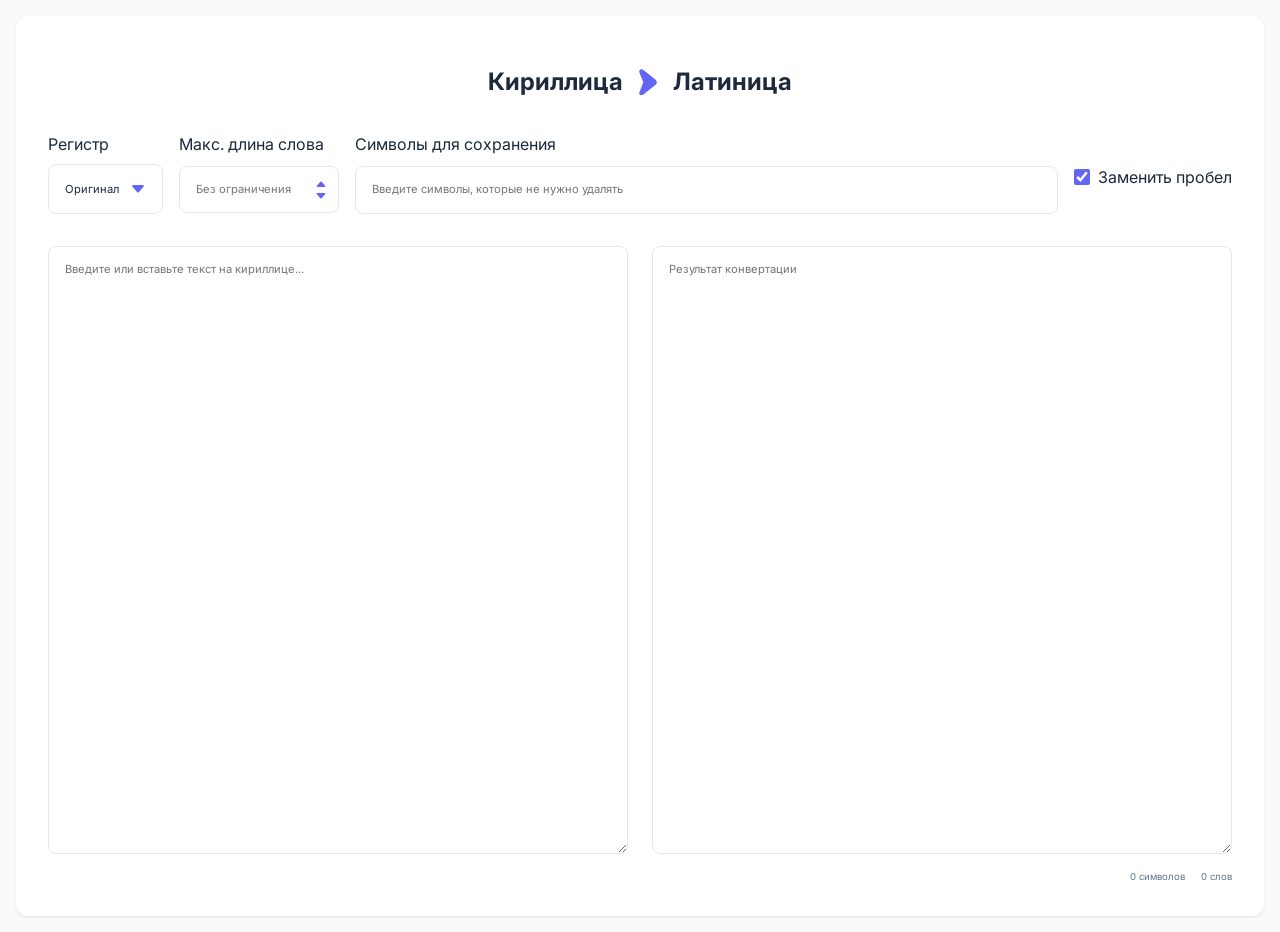
<file: index.html>
<!doctype html><html lang="ru" prefix="og: https://ogp.me/ns#"><head><meta charset="utf-8"/><meta name="viewport" content="width=device-width,initial-scale=1,maximum-scale=5"/><meta name="theme-color" content="#2b6cb0"/><title>Транслитерация кириллицы в латиницу онлайн | Конвертер ГОСТ, ИКАО, МВД</title><meta name="description" content="Бесплатный онлайн конвертер для транслитерации русского текста с кириллицы на латиницу. Поддерживает ГОСТ, ISO, ИКАО, МВД и другие стандарты. Мгновенный результат без регистрации."/><meta name="keywords" content="транслитерация, кириллица в латиницу, конвертер транслитерации, онлайн транслитерация, ГОСТ транслитерация, ISO транслитерация, транслитерация МВД, ИКАО транслитерация"/><meta property="og:type" content="website"/><meta property="og:url" content="https://транслитератион.рф/"/><meta property="og:title" content="Онлайн транслитерация кириллицы в латиницу по ГОСТ, ИКАО, МВД"/><meta property="og:description" content="Конвертер русских букв в английские онлайн. Поддержка всех стандартов транслитерации. Работает на любом устройстве."/><meta property="og:image" content="https://транслитератион.рф/og-image.jpg"/><meta property="twitter:card" content="summary_large_image"/><meta property="twitter:url" content="https://транслитератион.рф/"/><meta property="twitter:title" content="Транслитерация кириллицы в латиницу онлайн"/><meta property="twitter:description" content="Бесплатный конвертер для транслитерации имен, документов и текстов с русского на английский"/><meta property="twitter:image" content="https://транслитератион.рф/twitter-image.jpg"/><link rel="canonical" href="https://транслитератион.рф/"/><link rel="icon" href="/favicon.svg" type="image/svg+xml"><link rel="apple-touch-icon" href="/apple-touch-icon.png"/><link rel="manifest" href="/manifest.json"/><link rel="preconnect" href="https://fonts.googleapis.com"><link rel="preconnect" href="https://fonts.gstatic.com" crossorigin><link href="https://fonts.googleapis.com/css2?family=Inter:wght@400;500;700&display=swap" rel="stylesheet"><script type="application/ld+json">{
    "@context": "https://schema.org",
    "@type": "WebApplication",
    "name": "Онлайн транслитератор кириллицы",
    "description": "Бесплатный инструмент для преобразования русского текста из кириллицы в латинские символы",
    "applicationCategory": "Utility",
    "operatingSystem": "All",
    "offers": {
      "@type": "Offer",
      "price": "0",
      "priceCurrency": "RUB"
    },
    "aggregateRating": {
      "@type": "AggregateRating",
      "ratingValue": "4.8",
      "ratingCount": "245"
    }
  }
</script><script defer="defer" src="/static/js/main.8f2c0211.js"></script><link href="/static/css/main.6d362dfd.css" rel="stylesheet"></head><body><noscript><div style="padding:20px;text-align:center"><h1>Транслитерация кириллицы в латиницу</h1><p>Для работы приложения требуется JavaScript. Пожалуйста, включите его в настройках браузера.</p><p>Посетите наш сайт: <a href="https://транслитератион.рф/">транслитератион.рф</a></p></div></noscript><div id="root"></div><div style="display:none" aria-hidden="true"><h1>Онлайн транслитерация</h1><h2>Конвертер кириллицы в латиницу</h2><p>Бесплатный сервис для преобразования русских букв в английские по стандартам:</p><ul><li>ГОСТ 7.79-2000 (ISO 9)</li><li>Транслитерация МВД России</li><li>ИКАО (ICAO Doc 9303)</li><li>ISO 9:1995</li><li>Система транслитерации Яндекс</li></ul><p>Используется для: загранпаспортов, водительских прав, банковских карт, документов, имен и фамилий.</p></div></body></html>
</file>
<file: static/css/main.6d362dfd.css>
:root{--primary:#6366f1;--primary-hover:#4f46e5;--background:#f8fafc;--surface:#fff;--text-primary:#1e293b;--text-secondary:#64748b}*{box-sizing:border-box;margin:0;padding:0}body{background:#f8fafc;background:var(--background);color:#1e293b;color:var(--text-primary);font-family:Inter,-apple-system,BlinkMacSystemFont,sans-serif;line-height:1.5;min-height:100vh;padding:1rem}.app{min-height:100vh}.app,.container{display:flex;flex-direction:column}.container{background:#fff;background:var(--surface);border-radius:12px;box-shadow:0 1px 3px #0000001a;flex-grow:1;margin:0 auto;padding:2rem;width:100%}.header,.title-flex{margin-bottom:2rem}.title-flex{align-items:center;color:#1e293b;color:var(--text-primary);font-size:1.5rem;font-weight:700;gap:1vw;justify-content:center}.icon-flex,.title-flex{display:flex}.description{color:#64748b;color:var(--text-secondary);margin-bottom:2rem}.flex{display:flex;flex:1 1;flex-grow:1;gap:1.5rem}.text-area{border:1px solid #e2e8f0;border-radius:8px;flex-grow:1;font-family:inherit;font-size:.7rem;min-height:100%;padding:1rem;resize:vertical;transition:border-color .2s;width:100%}.text-area:focus{border-color:#6366f1;border-color:var(--primary);box-shadow:0 0 0 3px #6366f11a;outline:none}.output-container{flex-grow:1;position:relative}.controls{display:flex;flex-wrap:wrap;gap:1rem;justify-content:space-between}.control-group{display:flex;flex-direction:column;flex-flow:wrap;justify-items:flex-start}.control-group:nth-child(-n+2){max-width:10rem}.control-group:nth-child(3){width:100%}.controls-forWrap{display:flex;flex-grow:1;gap:1rem}.control-group-label{display:block;font-size:1rem;margin-bottom:.5rem}.custom-select{position:relative;width:100%}.select-button{align-items:center;background-color:#fff;background-color:var(--surface);border:1px solid #e2e8f0;border-radius:8px;color:#1e293b;color:var(--text-primary);cursor:pointer;display:flex;font-size:.7rem;justify-content:space-between;padding:1rem;transition:all .2s;width:100%}.select-button:hover{border-color:#cbd5e1}.select-button:focus{border-color:#6366f1;border-color:var(--primary);box-shadow:0 0 0 3px #6366f11a;outline:none}.arrow-icon{fill:#6366f1;fill:var(--primary);height:16px;transition:transform .2s ease-in-out;width:16px}.select-button[aria-expanded=true] .arrow-icon{transform:rotate(180deg)}.select-dropdown{background-color:#fff;background-color:var(--surface);border:1px solid #e2e8f0;border-radius:8px;box-shadow:0 4px 6px #0000001a;display:none;flex-direction:column;left:0;list-style:none;margin-top:.5rem;max-height:200px;overflow-y:auto;padding:.5rem 0;position:absolute;top:100%;width:100%;z-index:10}.select-dropdown.open{display:flex}.select-dropdown li{cursor:pointer;font-size:1.5vh;padding:.75rem 1rem;transition:background-color .2s}.select-dropdown li:hover{background-color:#6365f118}.select-dropdown li.selected{background-color:#6366f1;color:#fff;font-size:1.5vh;font-weight:500}.number-input-wrapper{position:relative;width:100%}.number-input{-moz-animation-timing-function:textfield;border:1px solid #e2e8f0;border-radius:8px;box-sizing:border-box;font-family:inherit;font-size:.7rem;padding:1rem;transition:border-color .2s,box-shadow .2s;width:100%}.number-input::-webkit-inner-spin-button,.number-input::-webkit-outer-spin-button{-webkit-appearance:none;margin:0}.number-arrows{display:flex;flex-direction:column;pointer-events:none;position:absolute;right:12px;top:50%;transform:translateY(-50%)}.arrow-down,.arrow-up{fill:#6366f1;fill:var(--primary);cursor:pointer;height:12px;pointer-events:auto;width:12px}.arrow-down:hover,.arrow-up:hover{fill:#4f46e5;fill:var(--primary-hover)}.number-input:focus{border-color:#6366f1;border-color:var(--primary);box-shadow:0 0 0 3px #6366f11a;outline:none}.text-input{border:1px solid #e2e8f0;border-radius:8px;font-family:inherit;font-size:.7rem;padding:1rem;transition:border-color .2s,box-shadow .2s;width:100%}.text-input:focus{border-color:#6366f1;border-color:var(--primary);box-shadow:0 0 0 3px #6366f11a;outline:none}.checkbox-group{align-items:center;display:flex;gap:.5rem;margin-top:.5rem}.checkbox-input{accent-color:#6366f1;accent-color:var(--primary);cursor:pointer;height:1rem;width:1rem}.checkbox-label{cursor:pointer;font-size:1rem}.stats{color:#64748b;color:var(--text-secondary);display:flex;font-size:.6rem;gap:1rem;justify-content:flex-end;margin-top:1rem}@media (min-width:1025px){.control-group{flex:1 1 auto}}@media (max-width:1024px){.flex{flex-wrap:wrap}.title-flex{font-size:1.3rem}.controls{flex-direction:column}}@media (max-width:800px){.flex{flex-wrap:wrap}.title-flex{font-size:1.3rem}.controls-forWrap{flex-direction:column}.control-group{min-width:100%}}@media (max-width:640px){.container{padding:1.5rem}.title{font-size:1rem}.text-area{height:30vh}.control-group{width:-webkit-fill-available}.control-group-label{font-size:.7rem;text-align:left}.title-flex{font-size:1rem}.checkbox-label{font-size:.7rem}}
/*! normalize.css v8.0.1 | MIT License | github.com/necolas/normalize.css */html{-webkit-text-size-adjust:100%;line-height:1.15}body{margin:0}main{display:block}h1{font-size:2em;margin:.67em 0}hr{box-sizing:initial;height:0;overflow:visible}pre{font-family:monospace,monospace;font-size:1em}a{background-color:initial}abbr[title]{border-bottom:none;text-decoration:underline;-webkit-text-decoration:underline dotted;text-decoration:underline dotted}b,strong{font-weight:bolder}code,kbd,samp{font-family:monospace,monospace;font-size:1em}small{font-size:80%}sub,sup{font-size:75%;line-height:0;position:relative;vertical-align:initial}sub{bottom:-.25em}sup{top:-.5em}img{border-style:none}button,input,optgroup,select,textarea{font-family:inherit;font-size:100%;line-height:1.15;margin:0}button,input{overflow:visible}button,select{text-transform:none}[type=button],[type=reset],[type=submit],button{-webkit-appearance:button}[type=button]::-moz-focus-inner,[type=reset]::-moz-focus-inner,[type=submit]::-moz-focus-inner,button::-moz-focus-inner{border-style:none;padding:0}[type=button]:-moz-focusring,[type=reset]:-moz-focusring,[type=submit]:-moz-focusring,button:-moz-focusring{outline:1px dotted ButtonText}fieldset{padding:.35em .75em .625em}legend{box-sizing:border-box;color:inherit;display:table;max-width:100%;padding:0;white-space:normal}progress{vertical-align:initial}textarea{overflow:auto}[type=checkbox],[type=radio]{box-sizing:border-box;padding:0}[type=number]::-webkit-inner-spin-button,[type=number]::-webkit-outer-spin-button{height:auto}[type=search]{-webkit-appearance:textfield;outline-offset:-2px}[type=search]::-webkit-search-decoration{-webkit-appearance:none}::-webkit-file-upload-button{-webkit-appearance:button;font:inherit}details{display:block}summary{display:list-item}[hidden],template{display:none}
/*# sourceMappingURL=main.6d362dfd.css.map*/
</file>
